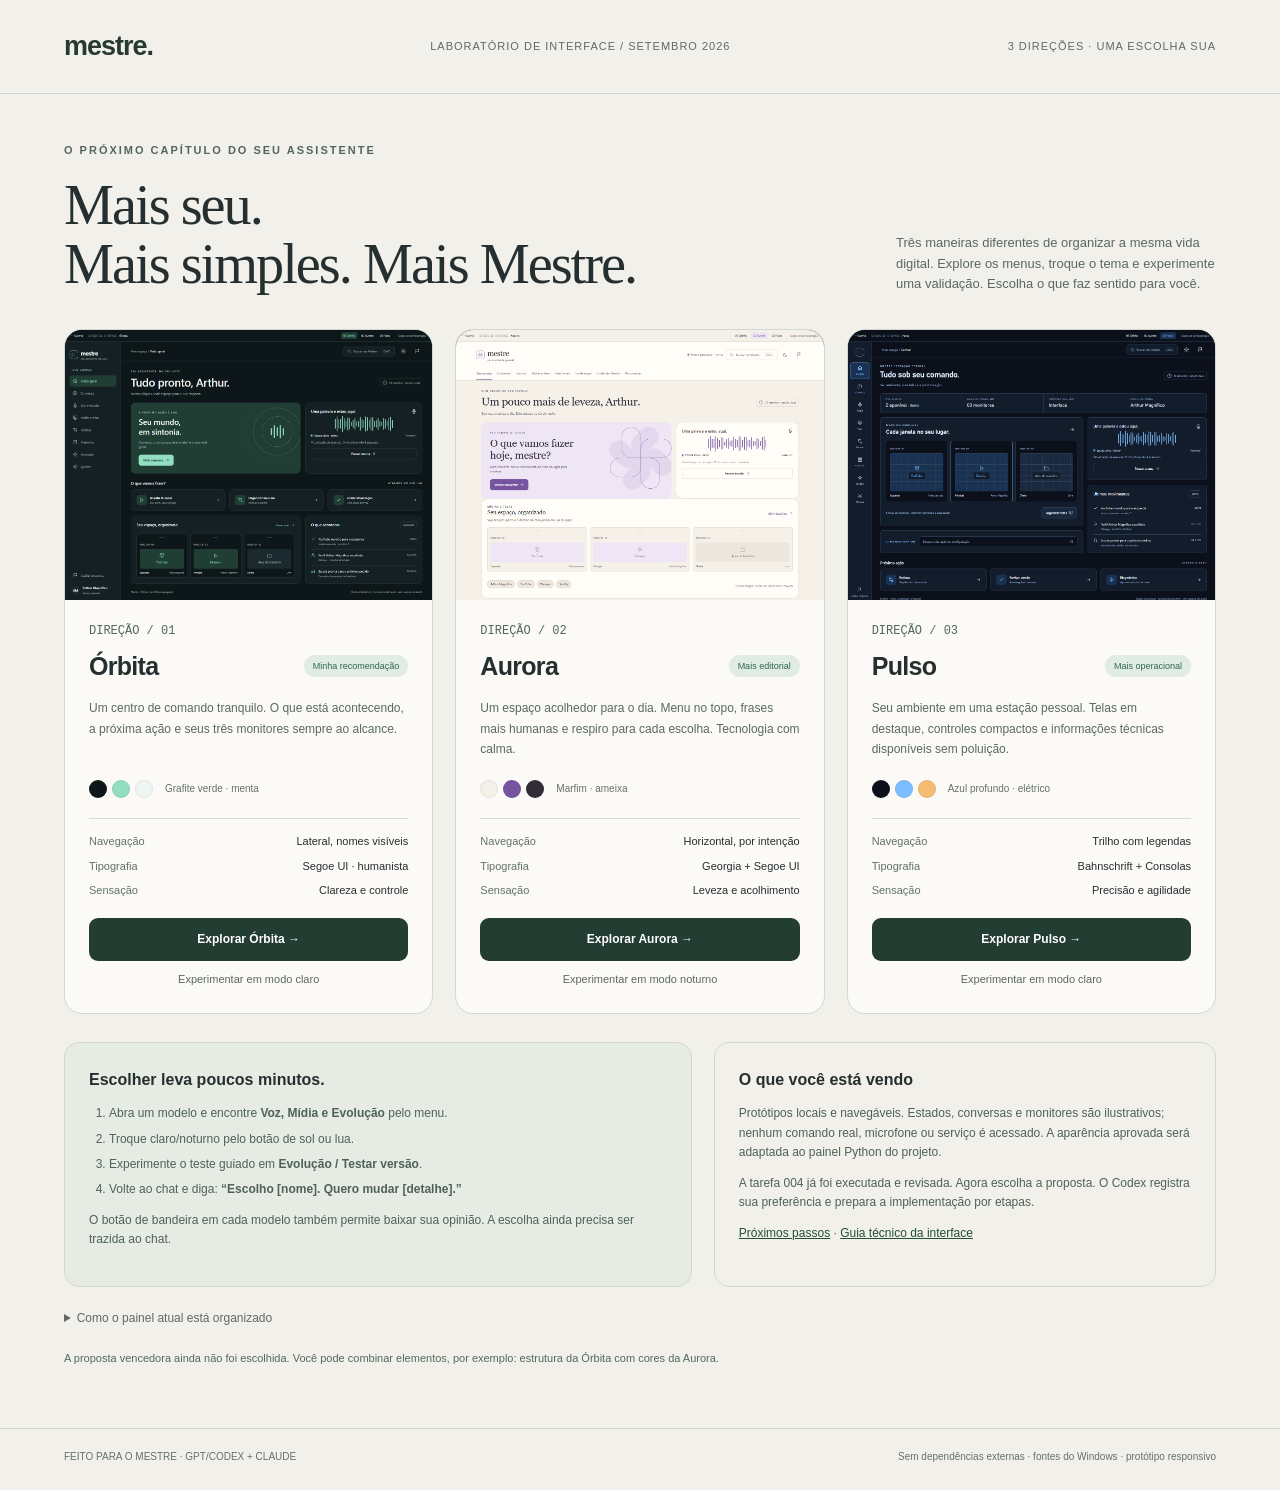
<file: design/layout-2026-09/index.html>
<!doctype html>
<html lang="pt-BR"><head><meta charset="UTF-8"><meta name="viewport" content="width=device-width, initial-scale=1"><title>Mestre · Três novas direções</title>
<style>
*{box-sizing:border-box}body{margin:0;background:#f2f0eb;color:#262f30;font:15px/1.6 'Segoe UI',Arial,sans-serif}a{color:inherit}header,main,footer{max-width:1500px;margin:auto;padding-left:5%;padding-right:5%}header{display:flex;align-items:center;justify-content:space-between;padding-top:25px;padding-bottom:25px;border-bottom:1px solid #cfd3cd;font-size:11px;color:#5e6a65;letter-spacing:1px}.logo{font-size:27px;font-weight:650;color:#263932;letter-spacing:-1px}main{padding-top:48px;padding-bottom:50px}.intro{display:flex;align-items:end;justify-content:space-between;gap:50px;margin-bottom:34px}.overline{font-size:11px;letter-spacing:2px;font-weight:650;color:#53665d;margin-bottom:16px}h1{font:400 clamp(35px,4.4vw,65px)/1.06 Georgia,serif;letter-spacing:-2px;margin:0;max-width:750px}.intro p{max-width:320px;color:#5a6861;font-size:13px;margin:0}h2{font-size:25px;letter-spacing:-.7px;margin:0}h3{font-size:16px}.comparison{display:grid;grid-template-columns:repeat(3,minmax(0,1fr));gap:22px}.proposal{background:#fbfaf6;border:1px solid #d4d7cf;border-radius:18px;overflow:hidden}.preview{display:block;background:#162326;aspect-ratio:1.36;overflow:hidden}.preview img{display:block;width:100%;height:100%;object-fit:cover;object-position:left top;transition:transform .4s}.preview:hover img{transform:scale(1.03)}.info{padding:24px}.number{font:12px Consolas,monospace;color:#52675e;margin-bottom:8px}.title{display:flex;gap:10px;align-items:center;justify-content:space-between}.badge{background:#e1ece5;border-radius:30px;padding:4px 9px;font-size:9px;color:#2d6650}.info p{color:#5a6962;font-size:12px;line-height:1.7;min-height:62px}.swatches{display:flex;gap:5px;align-items:center;margin:20px 0}.swatches i{width:18px;height:18px;border-radius:50%;border:1px solid #0001}.swatches span{font-size:10px;color:#67716b;margin-left:7px}.traits{border-top:1px solid #d7dbd3;padding-top:14px;margin-bottom:18px;display:grid;grid-template-columns:1fr auto;gap:7px;font-size:11px}.traits span{color:#637269}.traits b{font-weight:500;text-align:right}.open{display:block;text-align:center;border-radius:9px;background:#233d32;color:#fff;text-decoration:none;padding:12px 10px;font-size:12px;font-weight:600}.secondary{display:block;text-align:center;margin-top:10px;color:#5c685f;font-size:11px;text-decoration:none}.instructions{margin-top:28px;display:grid;grid-template-columns:1.25fr 1fr;gap:22px}.note{border:1px solid #d4d7cf;border-radius:15px;padding:24px;background:#e6ebe4}.note p,.note li{color:#4e6256;font-size:12px}.note h3{margin:0 0 12px}.note ol{margin:0;padding-left:20px}.note li{margin:6px 0}.note a{color:#234e38}.note.white{background:transparent}.foot{display:flex;justify-content:space-between;border-top:1px solid #d4d7cf;padding-top:20px;padding-bottom:25px;color:#647169;font-size:10px}a:focus-visible{outline:3px solid #285f45;outline-offset:5px}.prior{margin-top:22px;font-size:12px;color:#5e6a63}summary{cursor:pointer}details img{display:block;width:100%;max-width:1080px;height:auto;border-radius:12px;margin-top:20px}.choice-note{font-size:11px;color:#53695c;margin-top:22px}@media(max-width:1050px){.comparison{gap:12px}.info{padding:18px}.intro{gap:25px}.intro p{max-width:250px}.traits{display:block}.traits span{display:block}.traits b{display:block;text-align:left;margin:0 0 8px}.badge{display:none}}@media(max-width:760px){header{font-size:9px;gap:16px}.intro{display:block}.intro p{max-width:100%;margin-top:23px}.comparison,.instructions{grid-template-columns:1fr}.preview{aspect-ratio:1.65}.info p{min-height:0}.traits{display:grid}.traits span,.traits b{margin:0}.traits b{text-align:right}.badge{display:block}main{padding-top:30px}h1{letter-spacing:-1px}.foot{display:block}.proposal{margin-bottom:10px}}@media(prefers-reduced-motion:reduce){*{transition:none!important}}
</style></head><body>
<header><span class="logo">mestre.</span><span>LABORATÓRIO DE INTERFACE / SETEMBRO 2026</span><span>3 DIREÇÕES · UMA ESCOLHA SUA</span></header>
<main><div class="intro"><div><div class="overline">O PRÓXIMO CAPÍTULO DO SEU ASSISTENTE</div><h1>Mais seu.<br>Mais simples. Mais Mestre.</h1></div><p>Três maneiras diferentes de organizar a mesma vida digital. Explore os menus, troque o tema e experimente uma validação. Escolha o que faz sentido para você.</p></div>
<div class="comparison">
<article class="proposal"><a class="preview" href="app.html?modelo=orbita" aria-label="Explorar Órbita"><img src="orbita-desktop.png" alt="Prévia Órbita: painel verde escuro, menu lateral com nomes e cartões de controle"></a><div class="info"><div class="number">DIREÇÃO / 01</div><div class="title"><h2>Órbita</h2><span class="badge">Minha recomendação</span></div><p>Um centro de comando tranquilo. O que está acontecendo, a próxima ação e seus três monitores sempre ao alcance.</p><div class="swatches"><i style="background:#0d1618"></i><i style="background:#91dec2"></i><i style="background:#eff5f2"></i><span>Grafite verde · menta</span></div><div class="traits"><span>Navegação</span><b>Lateral, nomes visíveis</b><span>Tipografia</span><b>Segoe UI · humanista</b><span>Sensação</span><b>Clareza e controle</b></div><a class="open" href="app.html?modelo=orbita">Explorar Órbita →</a><a class="secondary" href="app.html?modelo=orbita&amp;tema=light">Experimentar em modo claro</a></div></article>
<article class="proposal"><a class="preview" href="app.html?modelo=aurora" aria-label="Explorar Aurora"><img src="aurora-desktop.png" alt="Prévia Aurora: fundo marfim, títulos serifados, navegação horizontal e grandes blocos de leitura"></a><div class="info"><div class="number">DIREÇÃO / 02</div><div class="title"><h2>Aurora</h2><span class="badge">Mais editorial</span></div><p>Um espaço acolhedor para o dia. Menu no topo, frases mais humanas e respiro para cada escolha. Tecnologia com calma.</p><div class="swatches"><i style="background:#f5f1e9"></i><i style="background:#7654a0"></i><i style="background:#302d38"></i><span>Marfim · ameixa</span></div><div class="traits"><span>Navegação</span><b>Horizontal, por intenção</b><span>Tipografia</span><b>Georgia + Segoe UI</b><span>Sensação</span><b>Leveza e acolhimento</b></div><a class="open" href="app.html?modelo=aurora">Explorar Aurora →</a><a class="secondary" href="app.html?modelo=aurora&amp;tema=dark">Experimentar em modo noturno</a></div></article>
<article class="proposal"><a class="preview" href="app.html?modelo=pulso" aria-label="Explorar Pulso"><img src="pulso-desktop.png" alt="Prévia Pulso: estação azul noturna, trilho compacto com legendas e mapa dos três monitores"></a><div class="info"><div class="number">DIREÇÃO / 03</div><div class="title"><h2>Pulso</h2><span class="badge">Mais operacional</span></div><p>Seu ambiente em uma estação pessoal. Telas em destaque, controles compactos e informações técnicas disponíveis sem poluição.</p><div class="swatches"><i style="background:#0b101a"></i><i style="background:#7bbdff"></i><i style="background:#f5bc72"></i><span>Azul profundo · elétrico</span></div><div class="traits"><span>Navegação</span><b>Trilho com legendas</b><span>Tipografia</span><b>Bahnschrift + Consolas</b><span>Sensação</span><b>Precisão e agilidade</b></div><a class="open" href="app.html?modelo=pulso">Explorar Pulso →</a><a class="secondary" href="app.html?modelo=pulso&amp;tema=light">Experimentar em modo claro</a></div></article>
</div><div class="instructions"><section class="note"><h3>Escolher leva poucos minutos.</h3><ol><li>Abra um modelo e encontre <strong>Voz, Mídia e Evolução</strong> pelo menu.</li><li>Troque claro/noturno pelo botão de sol ou lua.</li><li>Experimente o teste guiado em <strong>Evolução / Testar versão</strong>.</li><li>Volte ao chat e diga: <strong>“Escolho [nome]. Quero mudar [detalhe].”</strong></li></ol><p>O botão de bandeira em cada modelo também permite baixar sua opinião. A escolha ainda precisa ser trazida ao chat.</p></section><section class="note white"><h3>O que você está vendo</h3><p>Protótipos locais e navegáveis. Estados, conversas e monitores são ilustrativos; nenhum comando real, microfone ou serviço é acessado. A aparência aprovada será adaptada ao painel Python do projeto.</p><p>A tarefa 004 já foi executada e revisada. Agora escolha a proposta. O Codex registra sua preferência e prepara a implementação por etapas.</p><p><a href="COMECAR.md">Próximos passos</a> · <a href="GUIA_IMPLEMENTACAO.md">Guia técnico da interface</a></p></section></div>
<details class="prior"><summary>Como o painel atual está organizado</summary><p>O código atual usa um trilho de ícones, 18 páginas e uma janela mínima de 980 × 660. Os estudos reorganizam os acessos em oito áreas; os recursos existentes têm destino definido no guia.</p></details>
<p class="choice-note">A proposta vencedora ainda não foi escolhida. Você pode combinar elementos, por exemplo: estrutura da Órbita com cores da Aurora.</p>
</main><footer class="foot"><span>FEITO PARA O MESTRE · GPT/CODEX + CLAUDE</span><span>Sem dependências externas · fontes do Windows · protótipo responsivo</span></footer>
</body></html>
</file>
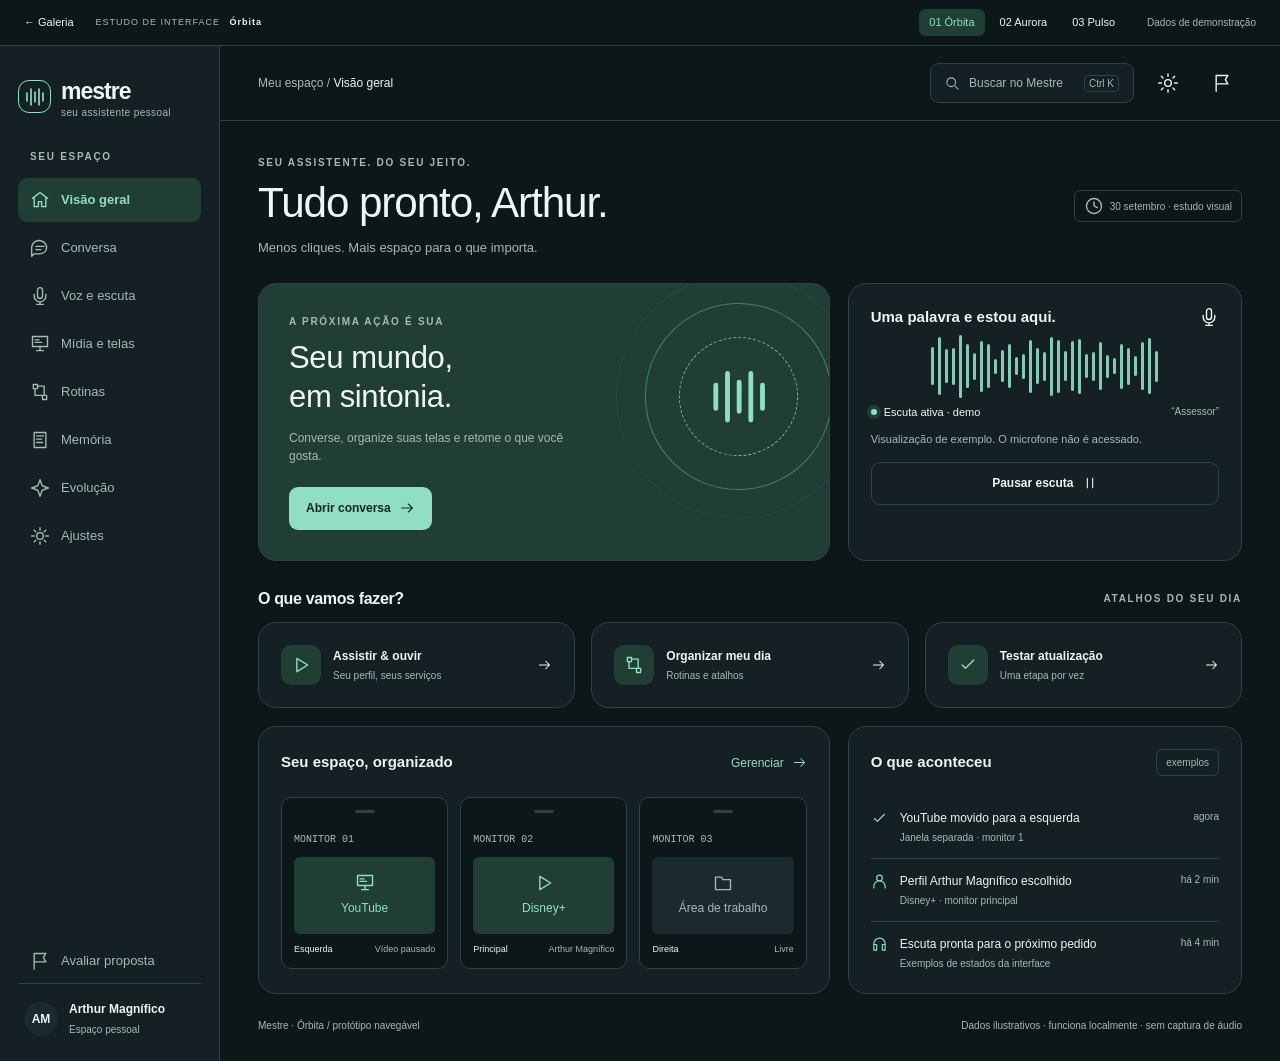
<file: design/layout-2026-09/app.html>
<!doctype html>
<html lang="pt-BR">
<head>
  <meta charset="UTF-8"><meta name="viewport" content="width=device-width, initial-scale=1">
  <title>Mestre · laboratório de interface</title>
  <link rel="stylesheet" href="app.css">
  <script src="app.js" defer></script>
</head>
<body>
  <a class="skip" href="#content">Ir para o conteúdo</a>
  <header class="lab"><a href="index.html">← Galeria</a><span>ESTUDO DE INTERFACE <b id="concept-name"></b></span><nav aria-label="Escolher proposta"><a href="?modelo=orbita">01 Órbita</a><a href="?modelo=aurora">02 Aurora</a><a href="?modelo=pulso">03 Pulso</a></nav><span class="demo-label">Dados de demonstração</span></header>
  <div id="shell"></div>
  <div id="toast" role="status" aria-live="polite"></div>
  <dialog id="search-dialog" aria-labelledby="search-title"><div class="dialog-top"><h2 id="search-title">O que você procura?</h2><button class="icon-btn" data-close aria-label="Fechar busca">✕</button></div><label class="search-field"><span>Buscar tela ou funcionalidade</span><input id="search-input" type="search" placeholder="Ex.: microfone, Spotify, testar…" autocomplete="off"></label><div id="search-results"></div></dialog>
  <dialog id="feedback-dialog" aria-labelledby="feedback-title"><form id="feedback-form"><div class="dialog-top"><h2 id="feedback-title">Sua impressão deste modelo</h2><button type="button" class="icon-btn" data-close aria-label="Fechar opinião">✕</button></div><p>Este comentário fica somente neste navegador. Você pode baixar o resumo e trazer para o Codex.</p><label>O que funcionou bem?<textarea name="liked" placeholder="Ex.: gostei do menu e do contraste." required></textarea></label><label>O que você mudaria?<textarea name="change" placeholder="Ex.: quero botões maiores e outra fonte."></textarea></label><button class="btn primary" type="submit">Guardar e baixar minha preferência</button></form></dialog>
</body>
</html>
</file>
<file: design/layout-2026-09/app.css>
*{box-sizing:border-box}html{color-scheme:dark}body{margin:0;font-family:'Segoe UI',Arial,sans-serif;font-size:14px;line-height:1.5;background:var(--bg);color:var(--text);--bg:#0d1618;--panel:#142023;--raised:#1b2a2e;--line:#2d4246;--text:#eff5f2;--muted:#a5b9b6;--accent:#91dec2;--ink:#112a24;--soft:#213e35;--warn:#efc589;--radius:18px;--font-title:'Segoe UI',sans-serif;--shadow:0 20px 50px #00000012}
body[data-theme=light]{color-scheme:light;--bg:#edf3f0;--panel:#ffffff;--raised:#e5eeea;--line:#c7d7cf;--text:#17362c;--muted:#506c62;--accent:#176749;--ink:#ffffff;--soft:#dfeee6;--warn:#865009}
body[data-concept=aurora]{--bg:#f5f1e9;--panel:#fffdf8;--raised:#ece6dd;--line:#d8d0c5;--text:#302d38;--muted:#736976;--accent:#7654a0;--ink:#fff;--soft:#eee5f5;--warn:#855423;--radius:24px;--font-title:Georgia,'Times New Roman',serif;color-scheme:light}
body[data-concept=aurora][data-theme=dark]{--bg:#19171d;--panel:#242129;--raised:#302b36;--line:#463c4f;--text:#f5eef8;--muted:#bcafc7;--accent:#d5b7f0;--ink:#292031;--soft:#3b2d4b;--warn:#efc694;color-scheme:dark}
body[data-concept=pulso]{--bg:#0b101a;--panel:#121c2b;--raised:#1a293d;--line:#30435e;--text:#eaf2ff;--muted:#9db1ce;--accent:#7bbdff;--ink:#0a2442;--soft:#193252;--warn:#f5bc72;--radius:9px;--font-title:Bahnschrift,'Segoe UI',sans-serif}
body[data-concept=pulso][data-theme=light]{--bg:#edf2fa;--panel:#fff;--raised:#e4edfa;--line:#c2d0e5;--text:#183350;--muted:#526b89;--accent:#205aba;--ink:#fff;--soft:#e0ebff;--warn:#815009}
button,input,select,textarea{font:inherit}button,a,input,select,textarea{-webkit-tap-highlight-color:transparent}button{cursor:pointer}button{color:inherit}button:disabled{opacity:.55;cursor:default}a{color:inherit}button:focus-visible,a:focus-visible,input:focus-visible,select:focus-visible,textarea:focus-visible{outline:3px solid var(--accent);outline-offset:4px}button{border:0}svg{width:20px;height:20px;flex-shrink:0;fill:none;stroke:currentColor;stroke-width:1.65;stroke-linecap:round;stroke-linejoin:round}body[data-concept=aurora] svg{stroke-width:1.35}body[data-concept=pulso] svg{stroke-width:2;stroke-linejoin:miter}h1,h2,h3,p{margin:0}h1{font:500 clamp(28px,3.3vw,44px)/1.15 var(--font-title);letter-spacing:-1.1px}h2{font:500 23px/1.25 var(--font-title);letter-spacing:-.35px}h3{font-size:15px;font-weight:600}p{color:var(--muted)}.eyebrow{font-size:10px;font-weight:700;letter-spacing:1.7px;text-transform:uppercase;color:var(--muted)}.muted{color:var(--muted)}.mono{font-family:Consolas,monospace}.skip{position:fixed;left:20px;top:-80px;background:var(--accent);color:var(--ink);padding:12px;z-index:20}.skip:focus{top:0}
.lab{min-height:46px;border-bottom:1px solid var(--line);display:flex;gap:22px;align-items:center;padding:8px 24px;background:var(--bg);font-size:11px}.lab>a{text-decoration:none}.lab>span:nth-child(2){font-size:9px;letter-spacing:1px;color:var(--muted)}.lab b{color:var(--text);margin-left:6px}.lab nav{display:flex;gap:5px;margin-left:auto}.lab nav a{padding:5px 10px;border-radius:6px;text-decoration:none}.lab nav a[aria-current=page]{background:var(--soft);color:var(--accent)}.demo-label{font-size:10px;color:var(--muted)}
.shell{display:grid;grid-template-columns:220px minmax(0,1fr);min-height:calc(100vh - 46px)}.sidebar{padding:28px 18px 22px;border-right:1px solid var(--line);display:flex;flex-direction:column;gap:24px;background:var(--panel)}.brand{display:flex;gap:10px;align-items:center;font-size:23px;font-weight:650;letter-spacing:-1px;text-decoration:none}.brand-mark{height:33px;width:33px;border:1px solid var(--accent);border-radius:11px;display:grid;place-items:center;color:var(--accent)}.brand-mark svg{width:24px;height:24px}.brand-sub{font-size:10px;color:var(--muted);font-weight:400;letter-spacing:.4px;display:block;margin-top:-4px}.nav-group{display:grid;gap:4px}.nav-group .eyebrow{margin:5px 12px 10px}.nav-item{display:flex;align-items:center;gap:11px;min-height:44px;padding:10px 12px;border-radius:9px;background:transparent;color:var(--muted);text-align:left;font-size:13px;white-space:nowrap}.nav-item:hover{background:var(--raised);color:var(--text)}.nav-item.active{background:var(--soft);color:var(--accent);font-weight:600}.sidebar-footer{margin-top:auto;padding-top:28px}.user{display:flex;gap:11px;align-items:center;padding:16px 6px 0;border-top:1px solid var(--line)}.avatar{display:grid;place-items:center;width:34px;height:34px;border-radius:50%;background:var(--raised);font-size:12px;font-weight:600}.user strong{font-size:12px;display:block}.user small{color:var(--muted);font-size:10px}.workspace{min-width:0}.toolbar{height:75px;display:flex;align-items:center;gap:14px;padding:0 38px;border-bottom:1px solid var(--line)}.breadcrumb{font-size:12px;color:var(--muted)}.toolbar-spacer{flex:1}.search-btn{display:flex;align-items:center;gap:9px;font-size:12px;color:var(--muted);padding:10px 14px;background:var(--panel);border:1px solid var(--line);border-radius:9px}.search-btn svg{width:15px;height:15px}kbd{font-family:inherit;font-size:10px;border:1px solid var(--line);border-radius:4px;padding:0 4px;margin-left:12px}.icon-btn{min-width:40px;min-height:40px;background:transparent;border-radius:9px;display:inline-grid;place-items:center}.icon-btn:hover{background:var(--raised)}.status{display:inline-flex;align-items:center;gap:7px;font-size:11px;white-space:nowrap}.dot{width:6px;height:6px;background:var(--accent);border-radius:50%;display:inline-block;box-shadow:0 0 0 4px var(--soft)}.content{padding:34px 38px 28px;max-width:1720px;margin:auto}.page-head{display:flex;justify-content:space-between;gap:20px;align-items:center;margin-bottom:26px}.page-head .eyebrow{margin-bottom:9px}.page-head p{margin-top:10px;font-size:13px}.tag{padding:5px 9px;border:1px solid var(--line);border-radius:6px;color:var(--muted);font-size:10px;display:inline-flex;align-items:center;gap:6px}.btn{display:inline-flex;align-items:center;justify-content:center;gap:8px;padding:11px 16px;min-height:43px;background:var(--raised);border:1px solid var(--line);border-radius:9px;text-decoration:none;font-size:12px;font-weight:600}.btn.primary{background:var(--accent);color:var(--ink);border-color:transparent}.btn.ghost{background:transparent}.btn:hover{filter:brightness(1.08)}.btn svg{width:16px;height:16px}.text-btn{background:transparent;color:var(--accent);font-size:12px;display:inline-flex;align-items:center;gap:8px;padding:5px 0}.text-btn svg{width:15px;height:15px}.row{display:flex;gap:12px;align-items:center}.between{justify-content:space-between}.wrap{flex-wrap:wrap}.card{background:var(--panel);border:1px solid var(--line);border-radius:var(--radius);padding:22px;min-width:0}.card-top{display:flex;align-items:center;justify-content:space-between;gap:14px;margin-bottom:20px}.card p{font-size:12px}.grid-two{display:grid;grid-template-columns:1.45fr 1fr;gap:18px}.grid-three{display:grid;grid-template-columns:repeat(3,minmax(0,1fr));gap:16px}.stack{display:grid;gap:18px}.mt{margin-top:18px}.section-label{display:flex;justify-content:space-between;align-items:center;margin:28px 0 13px}.section-label h2{font-family:inherit;font-size:16px;font-weight:600}.hero{position:relative;overflow:hidden;min-height:236px;padding:30px;background:var(--soft)}.hero h2{font-size:31px;max-width:370px;margin:10px 0 12px}.hero p{max-width:300px}.hero .btn{margin-top:22px}.hero-copy{position:relative;z-index:1}.orb{position:absolute;width:245px;height:245px;border:1px solid var(--line);border-radius:50%;right:-32px;top:-10px;display:grid;place-items:center;transform:rotate(-24deg)}.orb:before,.orb:after{content:'';position:absolute;border:1px solid var(--accent);border-radius:50%;width:76%;height:76%;opacity:.38}.orb:after{width:48%;height:48%;border-style:dashed;opacity:.75}.orb svg{width:70px;height:70px;color:var(--accent);transform:rotate(24deg)}.orbit-home .hero{padding-right:180px}.wave{display:flex;align-items:center;justify-content:center;gap:4px;height:75px;color:var(--accent)}.wave i{width:3px;border-radius:3px;background:currentColor;height:var(--h);opacity:.9;animation:voice 2.3s ease-in-out infinite alternate;animation-delay:var(--d)}@keyframes voice{to{transform:scaleY(.6);opacity:.45}}.is-paused .wave i{animation:none;transform:scaleY(.25)}.voice-card .row{justify-content:space-between}.voice-card p{font-size:11px}.voice-card .btn{width:100%;margin-top:14px}.quick{display:flex;gap:12px;text-align:left;align-items:center;min-height:85px;width:100%;color:var(--text)}.quick .icon-tile{background:var(--soft);color:var(--accent);padding:10px;border-radius:10px;display:grid;place-items:center}.quick strong{display:block;font-size:12px}.quick small{display:block;font-size:10px;color:var(--muted);margin-top:3px}.quick>svg{margin-left:auto;width:15px}.monitor-grid{display:grid;grid-template-columns:repeat(3,minmax(0,1fr));gap:12px}.monitor{border:1px solid var(--line);border-radius:10px;background:var(--bg);padding:12px;min-width:0}.monitor:before{content:'';display:block;width:20px;height:3px;border-radius:2px;margin:0 auto 14px;background:var(--line)}.monitor small{font:10px Consolas,monospace;color:var(--muted)}.monitor .screen{height:77px;display:flex;flex-direction:column;justify-content:center;gap:6px;align-items:center;margin:9px 0;color:var(--accent);background:var(--soft);border-radius:6px;font-size:12px}.monitor:last-child .screen{background:var(--raised);color:var(--muted)}.monitor-footer{display:flex;align-items:center;justify-content:space-between;gap:5px;font-size:9px;color:var(--muted)}.monitor-footer b{font-weight:400;color:var(--text)}.activity-row{display:flex;gap:12px;align-items:flex-start;padding:13px 0;border-bottom:1px solid var(--line);font-size:12px}.activity-row:last-child{border:0;padding-bottom:0}.activity-row svg{color:var(--accent);width:17px;height:17px;margin-top:1px}.activity-row small{font-size:10px;color:var(--muted);display:block;margin-top:3px}.activity-row time{font-size:10px;color:var(--muted);margin-left:auto;white-space:nowrap}.footer-note{display:flex;justify-content:space-between;gap:12px;padding-top:24px;font-size:10px;color:var(--muted)}
/* Aurora has a horizontal navigation and an editorial, airy content composition. */
.aurora-shell{display:block}.aurora-header{padding:23px 5.5% 0;background:var(--panel);border-bottom:1px solid var(--line)}.aurora-header .brand{font-family:Georgia,serif;font-size:30px;font-weight:400}.aurora-top{display:flex;align-items:center;justify-content:space-between;gap:20px}.top-nav{display:flex;align-items:center;gap:18px;margin-top:20px;overflow-x:auto}.top-nav .nav-item{border-radius:0;border-bottom:3px solid transparent;padding:15px 1px;flex-shrink:0;font-size:12px}.top-nav .nav-item.active{background:transparent;border-bottom-color:var(--accent)}.top-nav svg{display:none}.aurora-shell .content{max-width:1400px;padding:34px 5.5%}.aurora-shell .page-head h1{font-size:44px}.aurora-shell .page-head .eyebrow{letter-spacing:2px}.aurora-home .hero{background:var(--soft);padding:34px;min-height:292px;border:0}.aurora-home .hero h2{font-size:41px;max-width:330px;line-height:1.14}.aurora-home .hero p{max-width:330px}.petal-art{position:absolute;right:35px;top:50px;width:170px;height:180px;opacity:.8}.petal-art i{position:absolute;width:75px;height:120px;border-radius:90px 90px 10px 90px;border:1px solid var(--accent);transform-origin:100% 100%;bottom:50%;right:50%;transform:rotate(var(--angle))}.petal-art i:nth-child(even){background:var(--accent);opacity:.12}.aurora-home .hero{padding-right:210px}.aurora-home .voice-card{background:var(--panel)}.ritual-list{display:grid;gap:4px}.ritual{display:flex;align-items:center;gap:13px;padding:15px 0;border-bottom:1px solid var(--line)}.ritual:last-child{border:0}.ritual>span{font-family:Georgia,serif;font-size:22px;color:var(--accent);width:26px}.ritual b{font-size:13px;font-weight:500}.ritual small{display:block;color:var(--muted);font-size:11px;margin-top:3px}.ritual .icon-btn{margin-left:auto}.note-card{background:var(--soft);padding:24px}.note-card h2{font-size:27px;margin:9px 0}.services{display:flex;gap:9px;flex-wrap:wrap;margin:16px 0}.service-pill{background:var(--raised);border:1px solid var(--line);border-radius:30px;padding:7px 12px;font-size:11px}.aurora-home .grid-two{grid-template-columns:1.55fr 1fr}
/* Pulso: narrow labeled rail, compact workbench, monitor-first home. */
.pulse-shell{grid-template-columns:94px minmax(0,1fr)}.pulse-shell .sidebar{padding:24px 9px;align-items:stretch}.pulse-shell .brand{justify-content:center}.pulse-shell .brand-text,.pulse-shell .nav-group>.eyebrow,.pulse-shell .user{display:none}.pulse-shell .nav-item{flex-direction:column;gap:7px;text-align:center;align-items:center;padding:11px 3px;font-size:9px;white-space:normal;border:1px solid transparent}.pulse-shell .nav-item.active{border-color:var(--accent)}.pulse-shell .sidebar-footer{margin-top:auto;padding:0}.pulse-shell .nav-group{gap:7px}.pulse-shell .toolbar{height:63px}.pulse-shell .content{padding:25px 32px}.pulse-shell .page-head h1{font-size:32px}.pulse-shell .page-head{margin-bottom:24px}.pulse-home .grid-two{grid-template-columns:1.7fr 1fr}.pulse-home .monitor .screen{height:150px}.pulse-home .monitor{border-radius:5px;padding:16px}.pulse-home .monitor:before{display:none}.pulse-home .monitor .screen{background-image:linear-gradient(var(--line) 1px,transparent 1px),linear-gradient(90deg,var(--line) 1px,transparent 1px);background-size:22px 22px}.pulse-home .monitor:nth-child(2){border-color:var(--accent)}.pulse-home .monitor .screen span{background:var(--panel);padding:4px 9px;border-radius:5px}.metrics{display:flex;gap:0;border:1px solid var(--line);background:var(--panel);border-radius:9px;margin-bottom:18px}.metric{flex:1;padding:14px 20px;border-right:1px solid var(--line)}.metric:last-child{border:0}.metric span{color:var(--muted);font-size:10px;text-transform:uppercase;letter-spacing:1px;display:block}.metric b{display:block;font-family:Bahnschrift,'Segoe UI',sans-serif;font-size:18px;margin-top:4px;font-weight:400}.pulse-command{padding:20px;display:flex;align-items:center;gap:14px}.pulse-command .search-btn{flex:1;justify-content:space-between;background:var(--bg)}.pulse-command .eyebrow{color:var(--accent)}.pulse-home .quick{min-height:77px}
/* Shared product screens. */
.subnav{display:flex;gap:8px;flex-wrap:wrap;margin-bottom:22px}.subnav .btn{background:transparent;min-height:36px;padding:7px 13px}.subnav .selected{background:var(--soft);color:var(--accent);border-color:var(--accent)}.setting-row{display:flex;align-items:center;justify-content:space-between;gap:20px;padding:18px 0;border-bottom:1px solid var(--line)}.setting-row:last-child{border:0}.setting-row h3{font-size:13px;margin-bottom:4px}.setting-row p{font-size:11px}.switch{width:40px;height:24px;border-radius:20px;background:var(--line);padding:3px;flex-shrink:0}.switch:after{content:'';display:block;width:18px;height:18px;background:var(--muted);border-radius:50%;transition:transform .15s}.switch[aria-checked=true]{background:var(--accent)}.switch[aria-checked=true]:after{background:var(--ink);transform:translateX(16px)}select,input[type=text],input[type=search],textarea{background:var(--bg);color:var(--text);border:1px solid var(--line);border-radius:8px;padding:11px 12px;max-width:100%}select{min-width:155px}input[type=range]{accent-color:var(--accent);width:150px}label{display:block;color:var(--muted);font-size:12px}label>select,label>input,label>textarea{display:block;margin-top:7px;width:100%}.savebar{padding:16px 0 0;display:flex;justify-content:flex-end;gap:10px}.callout{background:var(--soft);border:1px solid var(--line);border-radius:12px;padding:16px;display:flex;align-items:flex-start;gap:12px;font-size:12px;color:var(--text)}.callout svg{color:var(--accent)}.service-card{padding:24px;text-align:left;min-height:185px;display:flex;flex-direction:column;gap:15px;color:var(--text)}.service-logo{font:600 24px/1 var(--font-title);letter-spacing:-1px}.service-card .btn{align-self:start;margin-top:auto}.profile-badge{display:inline-flex;gap:7px;align-items:center;font-size:10px;color:var(--muted)}.profile-badge svg{width:13px;height:13px}.test-layout{display:grid;grid-template-columns:1fr 285px;gap:22px}.test-stage{padding:30px}.progress{height:4px;border-radius:3px;background:var(--line);overflow:hidden;margin:15px 0 32px}.progress>span{display:block;height:100%;background:var(--accent);transition:width .2s}.say{font:400 clamp(25px,3vw,37px)/1.3 var(--font-title);color:var(--text);margin:12px 0 25px;letter-spacing:-.5px}.expected{background:var(--bg);border:1px solid var(--line);padding:19px;border-radius:12px;margin:14px 0 23px}.expected p{font-size:13px;margin-top:7px}.test-actions{display:flex;gap:8px;flex-wrap:wrap}.step-summary{padding:13px 0;display:flex;justify-content:space-between;border-bottom:1px solid var(--line);font-size:12px}.step-summary b{font-weight:500}.small-note{font-size:11px;color:var(--muted);margin-top:15px}.chat-demo{min-height:275px;display:flex;flex-direction:column;gap:18px;justify-content:center}.bubble{max-width:85%;padding:17px 20px;border-radius:16px;background:var(--raised);font-size:13px}.bubble.user-bubble{align-self:flex-end;background:var(--soft)}.chat-input{display:flex;gap:10px;margin-top:20px}.chat-input input{flex:1;min-width:0}.empty-icon{height:54px;width:54px;border-radius:15px;display:grid;place-items:center;color:var(--accent);background:var(--soft);margin-bottom:20px}.stats-panel{display:grid;grid-template-columns:repeat(4,minmax(0,1fr));gap:14px}.sample-stat{background:var(--raised);padding:20px;border-radius:10px}.sample-stat b{display:block;font-size:22px;margin:8px 0}.sample-stat span{font-size:11px;color:var(--muted)}.pill-rows{display:grid;gap:11px}.pill-row{display:flex;align-items:center;justify-content:space-between;gap:10px;padding:18px;background:var(--bg);border:1px solid var(--line);border-radius:10px}.pill-row strong{font-size:13px}.pill-row small{display:block;color:var(--muted);font-size:11px;margin-top:5px}.mobile-menu{display:none}details{margin-top:18px;border-top:1px solid var(--line);padding-top:14px;font-size:12px}summary{cursor:pointer;color:var(--muted)}details p{margin-top:10px}
dialog{background:var(--panel);color:var(--text);border:1px solid var(--line);border-radius:20px;max-width:540px;width:calc(100% - 32px);padding:26px;box-shadow:0 30px 100px #0006}dialog::backdrop{background:#070d16aa;backdrop-filter:blur(4px)}.dialog-top{display:flex;justify-content:space-between;align-items:center;margin-bottom:17px;gap:12px}.dialog-top h2{font-family:inherit;font-size:21px}.search-field{margin-bottom:15px}.search-result{display:flex;gap:12px;align-items:center;padding:12px;width:100%;background:transparent;border-radius:8px;text-align:left}.search-result:hover{background:var(--soft)}#search-results{max-height:330px;overflow:auto}#feedback-form p{font-size:12px;margin-bottom:20px}#feedback-form label{margin-bottom:14px}textarea{min-height:90px;resize:vertical}#toast{position:fixed;bottom:24px;left:50%;transform:translate(-50%,20px);opacity:0;pointer-events:none;transition:.2s;background:var(--text);color:var(--bg);box-shadow:0 12px 44px #0004;padding:13px 20px;border-radius:10px;max-width:min(560px,90vw);font-size:12px;z-index:99}#toast.visible{opacity:1;transform:translate(-50%,0)}
@media(min-width:1650px){.content{padding-top:42px}.hero{min-height:260px}.monitor .screen{height:95px}}
@media(max-width:1200px){.shell{grid-template-columns:190px minmax(0,1fr)}.pulse-shell{grid-template-columns:85px minmax(0,1fr)}.content,.toolbar{padding-left:24px;padding-right:24px}.orbit-home .hero{padding-right:130px}.hero h2{font-size:27px}.orb{right:-95px}.aurora-home .hero{padding-right:90px}.petal-art{opacity:.28;right:-12px}.aurora-home .hero h2{font-size:36px}.top-nav{gap:17px}.quick{padding:16px;gap:8px}.quick .icon-tile{padding:7px}.test-layout{grid-template-columns:1fr 225px}.demo-label{display:none}}
@media(max-width:980px){.lab{padding:7px 14px;gap:12px}.lab>span:nth-child(2){display:none}.toolbar .status{display:none}.shell{grid-template-columns:170px minmax(0,1fr)}.pulse-shell{grid-template-columns:82px minmax(0,1fr)}.sidebar{padding-left:12px;padding-right:12px}.content{padding:25px 20px}.grid-two,.aurora-home .grid-two,.pulse-home .grid-two{grid-template-columns:1fr}.grid-three{gap:10px}.orbit-home .hero{padding-right:180px;min-height:210px}.orb{right:-30px}.aurora-home .hero{padding-right:210px}.petal-art{opacity:.65;right:25px}.voice-card .wave{height:48px}.voice-card .btn{width:auto}.test-layout{grid-template-columns:1fr}.stats-panel{grid-template-columns:repeat(2,minmax(0,1fr))}.aurora-top .search-btn span,.aurora-top kbd{display:none}.aurora-top .search-btn{padding:10px}.metrics{flex-wrap:wrap}.metric{flex-basis:50%;border-bottom:1px solid var(--line)}.metric:nth-child(2){border-right:0}.pulse-home .monitor .screen{height:100px}.page-head h1{font-size:31px}.top-nav{gap:23px}}
@media(max-width:650px){.lab{flex-wrap:wrap;padding:8px 12px;gap:5px}.lab nav{gap:0}.lab nav a{font-size:10px;padding:6px 7px}.shell,.pulse-shell{display:block}.sidebar{display:none;position:fixed;top:0;bottom:0;left:0;width:230px;z-index:8;box-shadow:20px 0 60px #0007}.shell.menu-open .sidebar{display:flex}.shell.menu-open .sidebar .nav-item{flex-direction:row;gap:12px;font-size:13px}.shell.menu-open .sidebar .brand-text{display:block}.shell.menu-open .sidebar .brand{justify-content:flex-start}.toolbar{height:62px;padding:0 14px;gap:8px}.toolbar .breadcrumb{font-size:11px}.toolbar .search-btn span,.toolbar kbd{display:none}.toolbar .search-btn{border:0;padding:8px;min-width:40px;background:transparent}.toolbar .search-btn svg{width:20px;height:20px}.mobile-menu{display:inline-grid}.content,.pulse-shell .content,.aurora-shell .content{padding:23px 16px}.page-head{align-items:flex-start;gap:9px;margin-bottom:21px}.page-head h1,.aurora-shell .page-head h1{font-size:32px}.page-head p{font-size:12px}.page-head>.tag{display:none}.page-head>.btn{padding:8px 11px;white-space:nowrap;font-size:10px}.hero{padding:24px!important;min-height:230px!important}.hero h2{max-width:230px}.hero p{max-width:230px}.orb{right:-140px;opacity:.45}.petal-art{right:-65px;opacity:.2}.aurora-home .hero h2{font-size:35px;max-width:270px}.grid-three{grid-template-columns:1fr}.quick{min-height:68px}.card{padding:19px}.monitor-grid{gap:7px}.monitor{padding:9px 7px}.monitor small{font-size:8px}.monitor .screen{font-size:10px;height:70px}.monitor-footer{display:block;font-size:8px}.monitor-footer b{display:block}.monitor-footer span{display:block}.aurora-header{padding:18px 18px 0}.aurora-top{gap:8px}.aurora-top .brand{font-size:27px}.aurora-top .status{display:none}.top-nav{gap:23px;margin-top:15px}.top-nav .nav-item{padding:12px 0}.aurora-top .row{gap:3px}.top-nav .nav-item{font-size:12px}.test-stage{padding:20px}.setting-row{gap:12px}.setting-row select{min-width:120px;max-width:150px}.setting-row p{max-width:185px}.setting-row input[type=range]{width:110px}.footer-note{display:block;line-height:1.8}.pulse-home .monitor-grid{grid-template-columns:1fr}.pulse-home .monitor .screen{height:80px}.pulse-home .monitor-footer{display:flex}.metrics .metric{padding:12px}.metrics .metric b{font-size:16px}.pulse-command{flex-wrap:wrap}.pulse-command .search-btn{flex-basis:100%;margin-top:4px}.grid-three.service-grid{grid-template-columns:repeat(2,minmax(0,1fr))}.service-card{min-height:165px;padding:16px}.service-logo{font-size:20px}.chat-input{flex-wrap:wrap}.chat-input input{flex-basis:100%}.chat-input .btn{margin-left:auto}.btn{white-space:normal}.test-actions .btn{flex:1}.dialog-top h2{font-size:18px}}
@media(prefers-reduced-motion:reduce){*,*:before,*:after{animation:none!important;transition:none!important;scroll-behavior:auto!important}}
@media(max-width:650px){.footer-note>span{display:block}}
</file>
